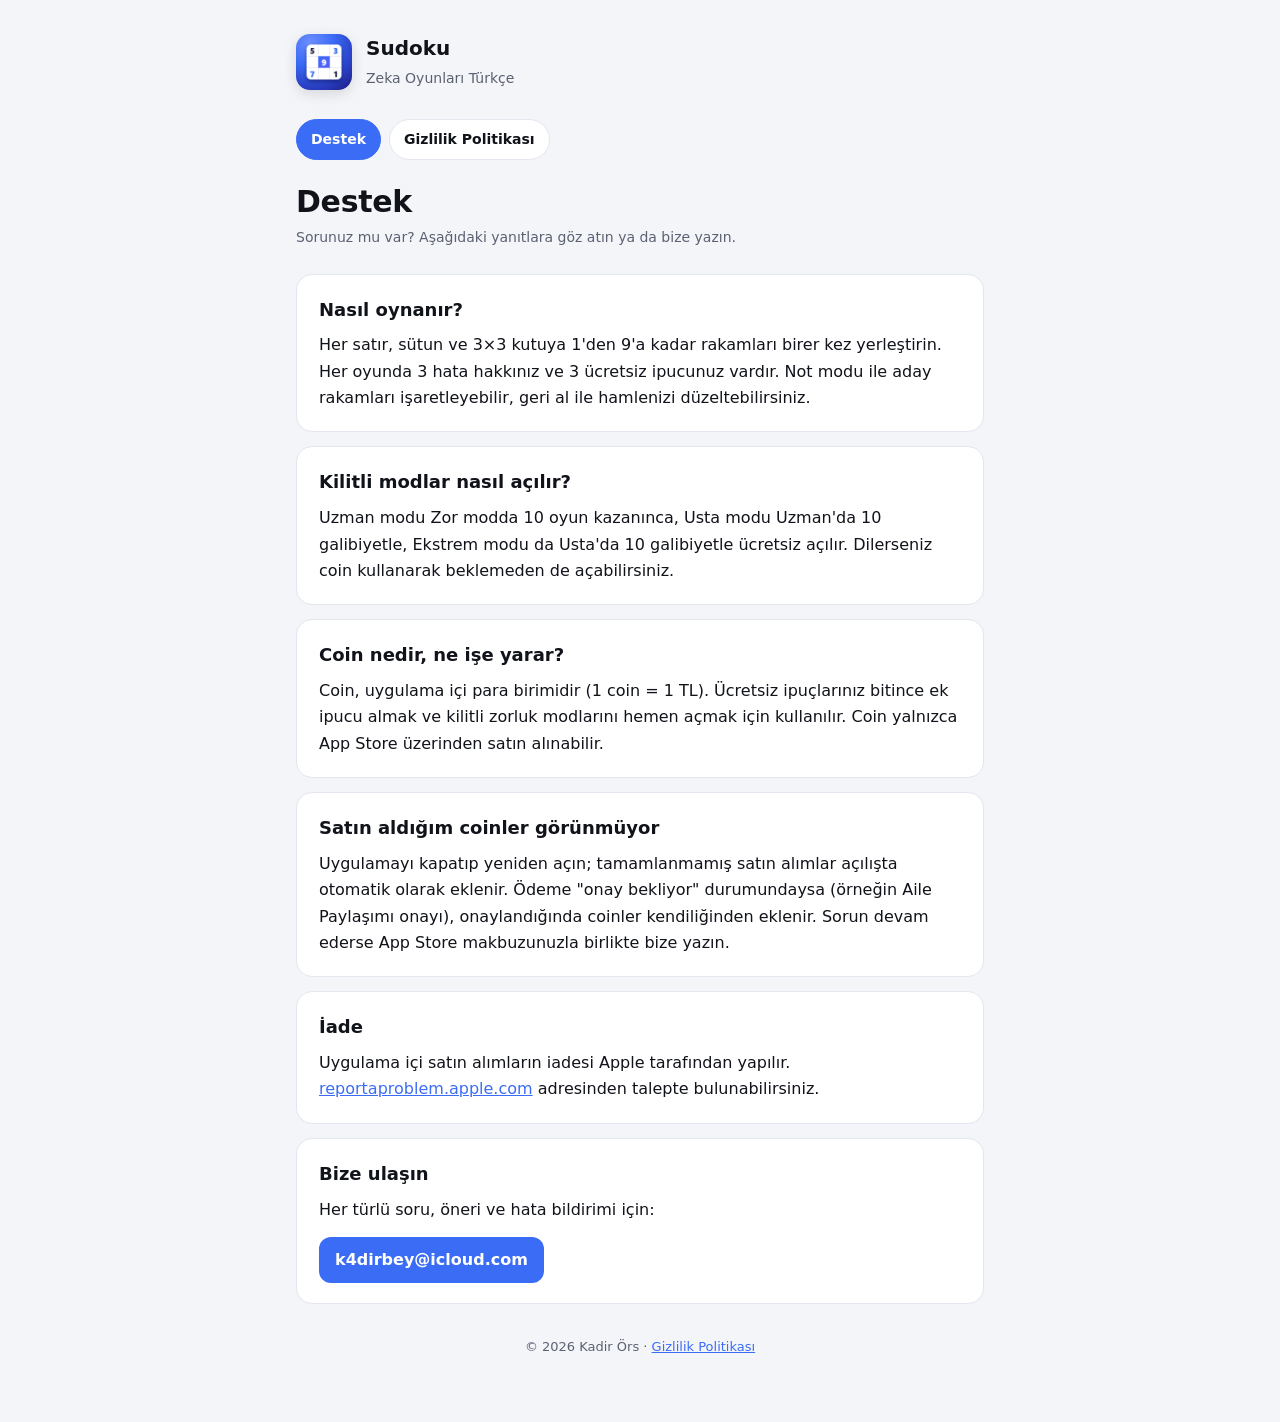
<file: index.html>
<!doctype html>
<html lang="tr">
<head>
<meta charset="utf-8">
<meta name="viewport" content="width=device-width,initial-scale=1">
<title>Destek · Sudoku</title>
<link rel="stylesheet" href="style.css">
</head>
<body>
<div class="wrap">
  <header><img src="icon.png" alt=""><div><b>Sudoku</b><span>Zeka Oyunları Türkçe</span></div></header>
  <nav><a class="on" href="index.html">Destek</a><a href="gizlilik.html">Gizlilik Politikası</a></nav>

  <h1>Destek</h1>
  <div class="date">Sorunuz mu var? Aşağıdaki yanıtlara göz atın ya da bize yazın.</div>

  <div class="card">
    <h2>Nasıl oynanır?</h2>
    <p>Her satır, sütun ve 3×3 kutuya 1'den 9'a kadar rakamları birer kez yerleştirin. Her oyunda 3 hata hakkınız ve 3 ücretsiz ipucunuz vardır. Not modu ile aday rakamları işaretleyebilir, geri al ile hamlenizi düzeltebilirsiniz.</p>
  </div>

  <div class="card">
    <h2>Kilitli modlar nasıl açılır?</h2>
    <p>Uzman modu Zor modda 10 oyun kazanınca, Usta modu Uzman'da 10 galibiyetle, Ekstrem modu da Usta'da 10 galibiyetle ücretsiz açılır. Dilerseniz coin kullanarak beklemeden de açabilirsiniz.</p>
  </div>

  <div class="card">
    <h2>Coin nedir, ne işe yarar?</h2>
    <p>Coin, uygulama içi para birimidir (1 coin = 1 TL). Ücretsiz ipuçlarınız bitince ek ipucu almak ve kilitli zorluk modlarını hemen açmak için kullanılır. Coin yalnızca App Store üzerinden satın alınabilir.</p>
  </div>

  <div class="card">
    <h2>Satın aldığım coinler görünmüyor</h2>
    <p>Uygulamayı kapatıp yeniden açın; tamamlanmamış satın alımlar açılışta otomatik olarak eklenir. Ödeme "onay bekliyor" durumundaysa (örneğin Aile Paylaşımı onayı), onaylandığında coinler kendiliğinden eklenir. Sorun devam ederse App Store makbuzunuzla birlikte bize yazın.</p>
  </div>

  <div class="card">
    <h2>İade</h2>
    <p>Uygulama içi satın alımların iadesi Apple tarafından yapılır. <a href="https://reportaproblem.apple.com">reportaproblem.apple.com</a> adresinden talepte bulunabilirsiniz.</p>
  </div>

  <div class="card">
    <h2>Bize ulaşın</h2>
    <p>Her türlü soru, öneri ve hata bildirimi için:</p>
    <a class="contact" href="mailto:k4dirbey@icloud.com">k4dirbey@icloud.com</a>
  </div>

  <footer>© 2026 Kadir Örs · <a href="gizlilik.html">Gizlilik Politikası</a></footer>
</div>
</body>
</html>
</file>
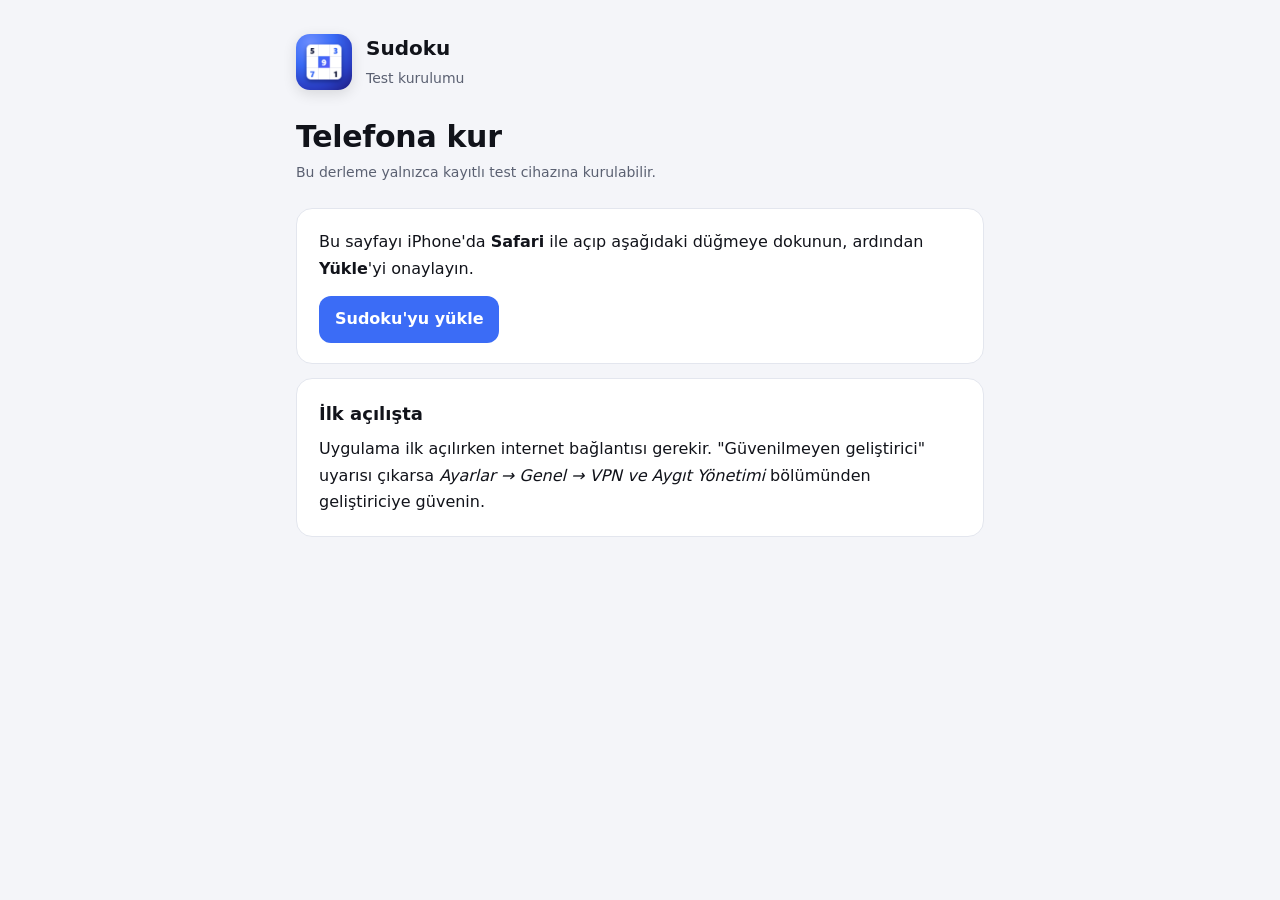
<file: kurulum/index.html>
<!doctype html>
<html lang="tr">
<head>
<meta charset="utf-8">
<meta name="viewport" content="width=device-width,initial-scale=1">
<meta name="robots" content="noindex">
<title>Test Kurulumu · Sudoku</title>
<link rel="stylesheet" href="../style.css">
</head>
<body>
<div class="wrap">
  <header><img src="../icon.png" alt=""><div><b>Sudoku</b><span>Test kurulumu</span></div></header>
  <h1>Telefona kur</h1>
  <div class="date">Bu derleme yalnızca kayıtlı test cihazına kurulabilir.</div>
  <div class="card">
    <p>Bu sayfayı iPhone'da <b>Safari</b> ile açıp aşağıdaki düğmeye dokunun, ardından <b>Yükle</b>'yi onaylayın.</p>
    <a class="contact" href="itms-services://?action=download-manifest&amp;url=https://rengarbaba.github.io/sudoku-destek/kurulum/manifest.plist">Sudoku'yu yükle</a>
  </div>
  <div class="card">
    <h2>İlk açılışta</h2>
    <p>Uygulama ilk açılırken internet bağlantısı gerekir. "Güvenilmeyen geliştirici" uyarısı çıkarsa <i>Ayarlar → Genel → VPN ve Aygıt Yönetimi</i> bölümünden geliştiriciye güvenin.</p>
  </div>
</div>
</body>
</html>
</file>
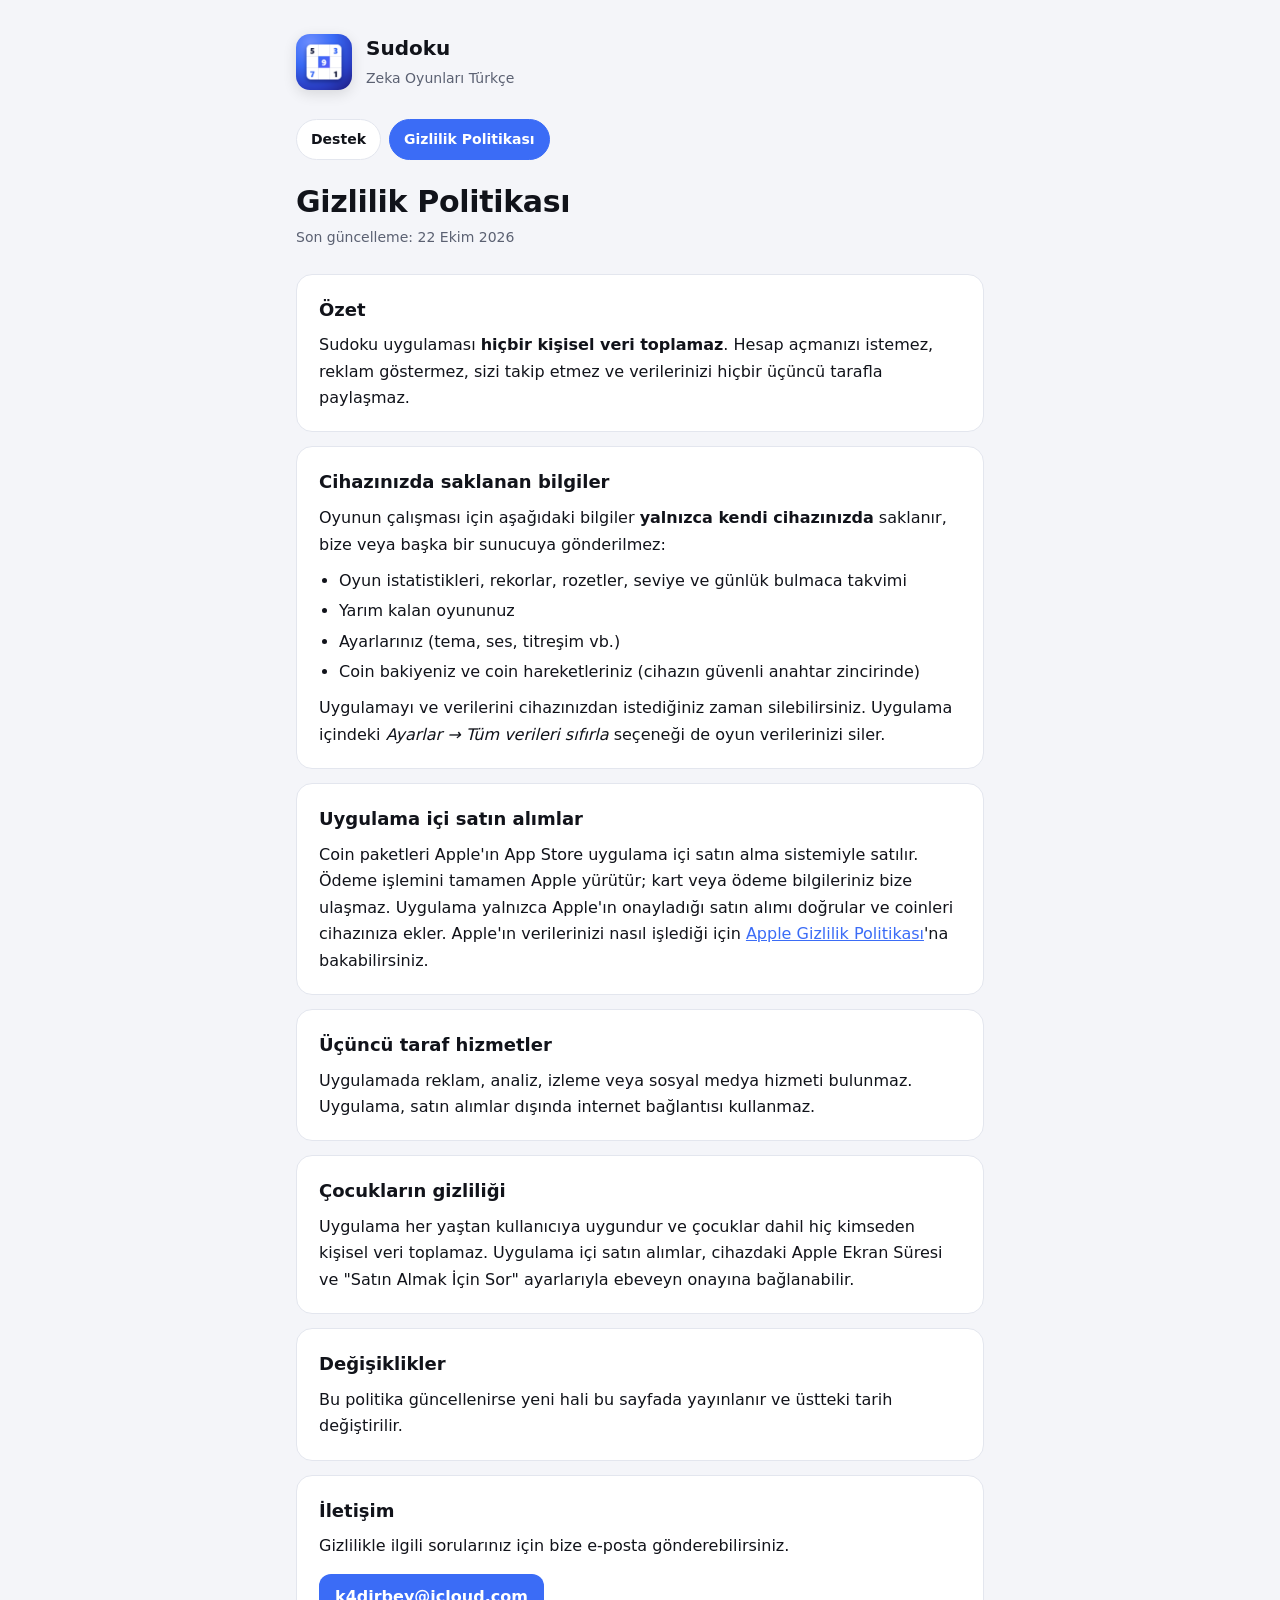
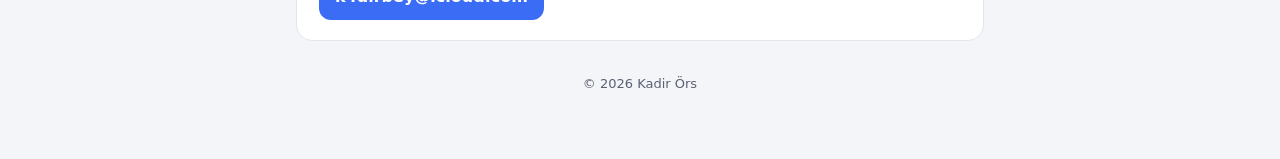
<file: gizlilik.html>
<!doctype html>
<html lang="tr">
<head>
<meta charset="utf-8">
<meta name="viewport" content="width=device-width,initial-scale=1">
<title>Gizlilik Politikası · Sudoku</title>
<link rel="stylesheet" href="style.css">
</head>
<body>
<div class="wrap">
  <header><img src="icon.png" alt=""><div><b>Sudoku</b><span>Zeka Oyunları Türkçe</span></div></header>
  <nav><a href="index.html">Destek</a><a class="on" href="gizlilik.html">Gizlilik Politikası</a></nav>

  <h1>Gizlilik Politikası</h1>
  <div class="date">Son güncelleme: 22 Ekim 2026</div>

  <div class="card">
    <h2>Özet</h2>
    <p>Sudoku uygulaması <b>hiçbir kişisel veri toplamaz</b>. Hesap açmanızı istemez, reklam göstermez, sizi takip etmez ve verilerinizi hiçbir üçüncü tarafla paylaşmaz.</p>
  </div>

  <div class="card">
    <h2>Cihazınızda saklanan bilgiler</h2>
    <p>Oyunun çalışması için aşağıdaki bilgiler <b>yalnızca kendi cihazınızda</b> saklanır, bize veya başka bir sunucuya gönderilmez:</p>
    <ul>
      <li>Oyun istatistikleri, rekorlar, rozetler, seviye ve günlük bulmaca takvimi</li>
      <li>Yarım kalan oyununuz</li>
      <li>Ayarlarınız (tema, ses, titreşim vb.)</li>
      <li>Coin bakiyeniz ve coin hareketleriniz (cihazın güvenli anahtar zincirinde)</li>
    </ul>
    <p>Uygulamayı ve verilerini cihazınızdan istediğiniz zaman silebilirsiniz. Uygulama içindeki <i>Ayarlar → Tüm verileri sıfırla</i> seçeneği de oyun verilerinizi siler.</p>
  </div>

  <div class="card">
    <h2>Uygulama içi satın alımlar</h2>
    <p>Coin paketleri Apple'ın App Store uygulama içi satın alma sistemiyle satılır. Ödeme işlemini tamamen Apple yürütür; kart veya ödeme bilgileriniz bize ulaşmaz. Uygulama yalnızca Apple'ın onayladığı satın alımı doğrular ve coinleri cihazınıza ekler. Apple'ın verilerinizi nasıl işlediği için <a href="https://www.apple.com/tr/legal/privacy/">Apple Gizlilik Politikası</a>'na bakabilirsiniz.</p>
  </div>

  <div class="card">
    <h2>Üçüncü taraf hizmetler</h2>
    <p>Uygulamada reklam, analiz, izleme veya sosyal medya hizmeti bulunmaz. Uygulama, satın alımlar dışında internet bağlantısı kullanmaz.</p>
  </div>

  <div class="card">
    <h2>Çocukların gizliliği</h2>
    <p>Uygulama her yaştan kullanıcıya uygundur ve çocuklar dahil hiç kimseden kişisel veri toplamaz. Uygulama içi satın alımlar, cihazdaki Apple Ekran Süresi ve "Satın Almak İçin Sor" ayarlarıyla ebeveyn onayına bağlanabilir.</p>
  </div>

  <div class="card">
    <h2>Değişiklikler</h2>
    <p>Bu politika güncellenirse yeni hali bu sayfada yayınlanır ve üstteki tarih değiştirilir.</p>
  </div>

  <div class="card">
    <h2>İletişim</h2>
    <p>Gizlilikle ilgili sorularınız için bize e-posta gönderebilirsiniz.</p>
    <a class="contact" href="mailto:k4dirbey@icloud.com">k4dirbey@icloud.com</a>
  </div>

  <footer>© 2026 Kadir Örs</footer>
</div>
</body>
</html>
</file>
<file: style.css>
:root{--bg:#F4F5F9;--surface:#fff;--text:#11131A;--text2:#5B6172;--line:#E3E6EE;--accent:#3B6CF6}
@media (prefers-color-scheme:dark){:root{--bg:#0B0C11;--surface:#161821;--text:#F1F2F6;--text2:#9AA0B2;--line:#262A36;--accent:#6E8FFF}}
*{box-sizing:border-box}
body{margin:0;background:var(--bg);color:var(--text);font:16px/1.65 -apple-system,"SF Pro Text","Segoe UI",system-ui,sans-serif;-webkit-font-smoothing:antialiased}
.wrap{max-width:720px;margin:0 auto;padding:32px 16px 64px}
header{display:flex;align-items:center;gap:14px;margin-bottom:28px}
header img{width:56px;height:56px;border-radius:14px;box-shadow:0 4px 14px rgba(0,0,0,.12)}
header b{display:block;font-size:20px}
header span{color:var(--text2);font-size:14px}
nav{display:flex;gap:8px;margin-bottom:24px;flex-wrap:wrap}
nav a{padding:8px 14px;border-radius:999px;background:var(--surface);color:var(--text);text-decoration:none;font-weight:600;font-size:14px;border:1px solid var(--line)}
nav a.on{background:var(--accent);color:#fff;border-color:var(--accent)}
h1{font-size:30px;line-height:1.2;margin:0 0 6px;letter-spacing:-.01em}
.date{color:var(--text2);font-size:14px;margin-bottom:24px}
.card{background:var(--surface);border:1px solid var(--line);border-radius:16px;padding:20px 22px;margin-bottom:14px}
h2{font-size:18px;margin:0 0 8px}
p{margin:0 0 10px}
p:last-child,ul:last-child{margin-bottom:0}
ul{margin:0 0 10px;padding-left:20px}
li{margin-bottom:4px}
a{color:var(--accent)}
.contact{display:inline-block;margin-top:4px;padding:10px 16px;border-radius:12px;background:var(--accent);color:#fff;text-decoration:none;font-weight:700}
footer{color:var(--text2);font-size:13px;text-align:center;margin-top:32px}
</file>
